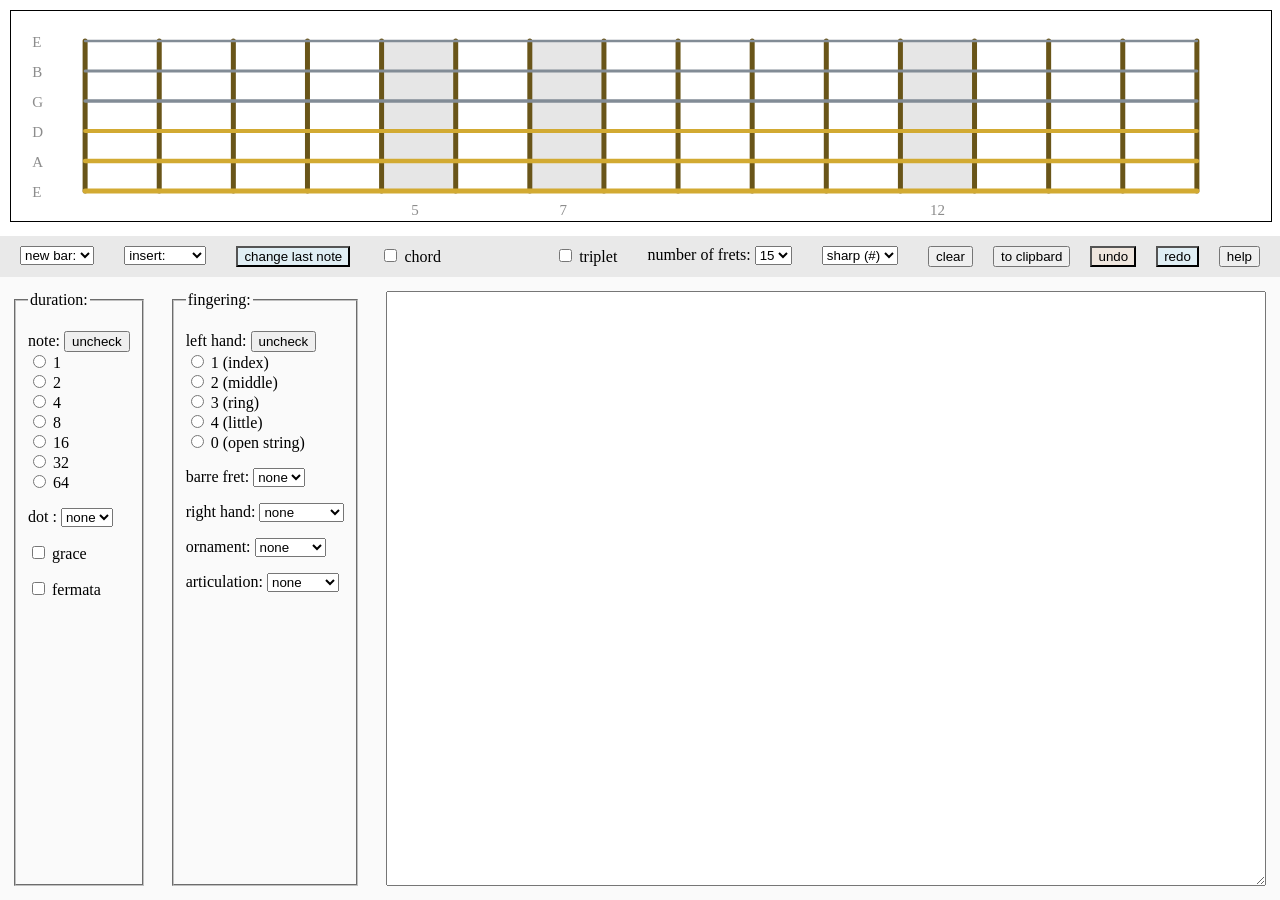
<file: index.html>
<!DOCTYPE html>
<html lang="en">
<head>
    <meta charset="UTF-8">
    <title>LilyMaG - Lilypond Maker for Guitar</title>
    <link rel="stylesheet" href="lilymag.css">
    <script src="lilymag.js"></script>
</head>
<body>
    <div id="frettboard">
        <canvas id="canvas"></canvas>
    </div>
    <div id="toolbar">
        <span class="toolbar_item">
            <select id="new_bar" onchange="insertNewBar()">
                <option value="none" selected>new bar:</option>
                <option id="opt_one_voice" value="1">1 voice</option>
                <option id="opt_two_voices" value="2">2 voices</option>
            </select>
        </span>
        <span class="toolbar_item">
            <select id="insert" onchange="insertElement()">
                <option value="none" selected>insert:</option>
                <hr>
                <option id="opt_rest" value="r" title="rest">rest</option>
                <option id="opt_duration" value="d" title="duration">duration</option>
                <option id="opt_space" value="s" title="invisible rest">spacer</option>
                <hr>
                <option id="opt_tie" value="~">tie ~</option>
                <option id="opt_slur_start" value="(">slur start (</option>
                <option id="opt_slur_end" value=")">slur end )</option>
                <option id="opt_glissando" value="\glissando">glissando</option>
                <hr>
                <option id="opt_lily" value="lily">lilypond</option>
                <option id="opt_zigzag" value="zigzag">zigzag</option>
            </select>
        </span>
        <span class="toolbar_item">
            <button id="btn_change_last" onclick="changeLastNote()">change last note</button>
        </span>
        <span class="toolbar_item" id="chord_span">
            <input type="checkbox" id="chb_chord" onclick="chordOnOff()">
            <label for="chb_chord" id="lbl_chord">chord</label>
            <input type="checkbox" id="chb_arpeggio">
            <label for="chb_arpeggio" id="lbl_arpeggio">arpeggio</label>
        </span>
        <span class="toolbar_item" id="triplet_span">
            <input type="checkbox" id="chb_triplet" onclick="tripletOnOff()">
            <label for="chb_triplet" id="lbl_triplet">triplet</label>
        </span>
        <span class="toolbar_item">
            <label for="number_of_frets">number of frets:</label>
            <select id="number_of_frets" onchange="changeFrets()">
                <option value="12">12</option>
                <option value="13">13</option>
                <option value="14">14</option>
                <option value="15">15</option>
                <option value="16">16</option>
                <option value="17">17</option>
                <option value="18">18</option>
                <option value="19">19</option>
                <option value="20">20</option>
                <option value="21">21</option>
                <option value="22">22</option>
                <option value="23">23</option>
                <option value="24">24</option>
                <option value="25">25</option>
            </select>
        </span>
        <span class="toolbar_item">
            <select id="sharp_or_flat">
                <option value="sharp">sharp (#)</option>
                <option value="flat">flat (b)</option>
            </select>
        </span>
        <button id="btn_clear" onclick="clearAll()">clear</button>
        <button id="btn_to_clipboard" onclick="toClipboard()">to clipbard</button>
        <button id="btn_undo" onclick="undo()">undo</button>
        <button id="btn_redo" onclick="redo()">redo</button>
        <button id="btn_help" onclick="goToHelpPage()">help</button>
    </div>
    <div id="bottom">
        <fieldset class="button_column">
            <legend>duration:</legend>
            <div>
                <div>
                    note: <span><button id="btn_uncheck_all_durations" onclick="uncheckAllDurations()">uncheck</button></span>
                </div>
                <div>
                    <input type="radio" id="rdb_1" name="duration" value="1">
                    <label for="rdb_1">1</label>
                </div>
                <div>
                    <input type="radio" id="rdb_2" name="duration" value="2">
                    <label for="rdb_2">2</label>
                </div>
                <div>
                    <input type="radio" id="rdb_4" name="duration" value="4">
                    <label for="rdb_4">4</label>
                </div>
                <div>
                    <input type="radio" id="rdb_8" name="duration" value="8">
                    <label for="rdb_8">8</label>
                </div>
                <div>
                    <input type="radio" id="rdb_16" name="duration" value="16">
                    <label for="rdb_16">16</label>
                </div>
                <div>
                    <input type="radio" id="rdb_32" name="duration" value="32">
                    <label for="rdb_32">32</label>
                </div>
                <div>
                    <input type="radio" id="rdb_64" name="duration" value="64">
                    <label for="rdb_64">64</label>
                </div>
                <!-- <div>
                    <button id="btn_uncheck_all_durations" onclick="uncheckAllDurations()">uncheck</button>
                </div> -->
            </div>
            <div>
                <label for="dot"> dot : </label>
                <select id="dot">
                    <option value="none">none</option>
                    <option value=".">1.</option>
                    <option value="..">2..</option>
                    <option value="...">3...</option>
                    <option value="....">4....</option>
                </select>
            </div>
            <div title="acciaccatura (grace note)">
                <input type="checkbox" id="chb_grace">
                <label for="chb_grace" id="lbl_grace">grace</label>
            </div>
            <div>
                <input type="checkbox" id="chb_fermata">
                <label for="chb_fermata">fermata</label>
            </div>
        </fieldset>
        <fieldset class="button_column">
            <legend>fingering:</legend>
            <div>
                <div>
                    left hand: <span><button id="btn_uncheck_all_left_fingers" onclick="uncheckAllLeftFingers()">uncheck</button></span>
                </div>
                <div>
                    <input type="radio" id="lf_1" name="lfinger" value="1">
                    <label for="lf_1">1 (index)</label>
                </div>
                <div>
                    <input type="radio" id="lf_2" name="lfinger" value="2">
                    <label for="lf_2">2 (middle)</label>
                </div>
                <div>
                    <input type="radio" id="lf_3" name="lfinger" value="3">
                    <label for="lf_3">3 (ring)</label>
                </div>
                <div>
                    <input type="radio" id="lf_4" name="lfinger" value="4">
                    <label for="lf_4">4 (little)</label>
                </div>
                <div>
                    <input type="radio" id="lf_0" name="lfinger" value="0">
                    <label for="lf_0">0 (open string)</label>
                </div>
                <!-- <div>
                    <button id="btn_uncheck_all_left_fingers" onclick="uncheckAllLeftFingers()">uncheck</button>
                </div> -->
            </div>
            <label for="barre">barre fret:</label>
            <select name="barre" id="barre">
                <option value="none">none</option>
                <option value="I">1</option>
                <option value="II">2</option>
                <option value="III">3</option>
                <option value="IV">4</option>
                <option value="V">5</option>
                <option value="VI">6</option>
                <option value="VII">7</option>
                <option value="VIII">8</option>
                <option value="IX">9</option>
                <option value="X">10</option>
            </select>
            <div>
                <label for="r_h_finger">right hand:</label>
                <select name="r_h_finger" id="r_h_finger">
                    <option value="none">none</option>
                    <option value="1">p (thumb)</option>
                    <option value="2">i (index)</option>
                    <option value="3">m (middle)</option>
                    <option value="4">a (ring)</option>
                    <option value="5">c (little)</option>
                </select>
            </div>
            <div>
                <label for="ornament">ornament:</label>
                <select name="ornament" id="ornament">
                    <option value="none">none</option>
                    <option value="trill">trill</option>
                    <option value="prall">prall</option>
                    <option value="mordent">mordent</option>
                    <option value="turn">turn</option>
                </select>
            </div>
            <div>
                <label for="articulation">articulation:</label>
                <select name="articulation" id="articulation">
                    <option value="none">none</option>
                    <option value="accent">accent</option>
                    <option value="marcato">marcato</option>
                    <option value="staccato">staccato</option>
                    <option value="tenuto">tenuto</option>
                </select>
            </div>
        </fieldset>
        <textarea id="editor" spellcheck="false"></textarea>
    </div>
</body>
</html>
</file>
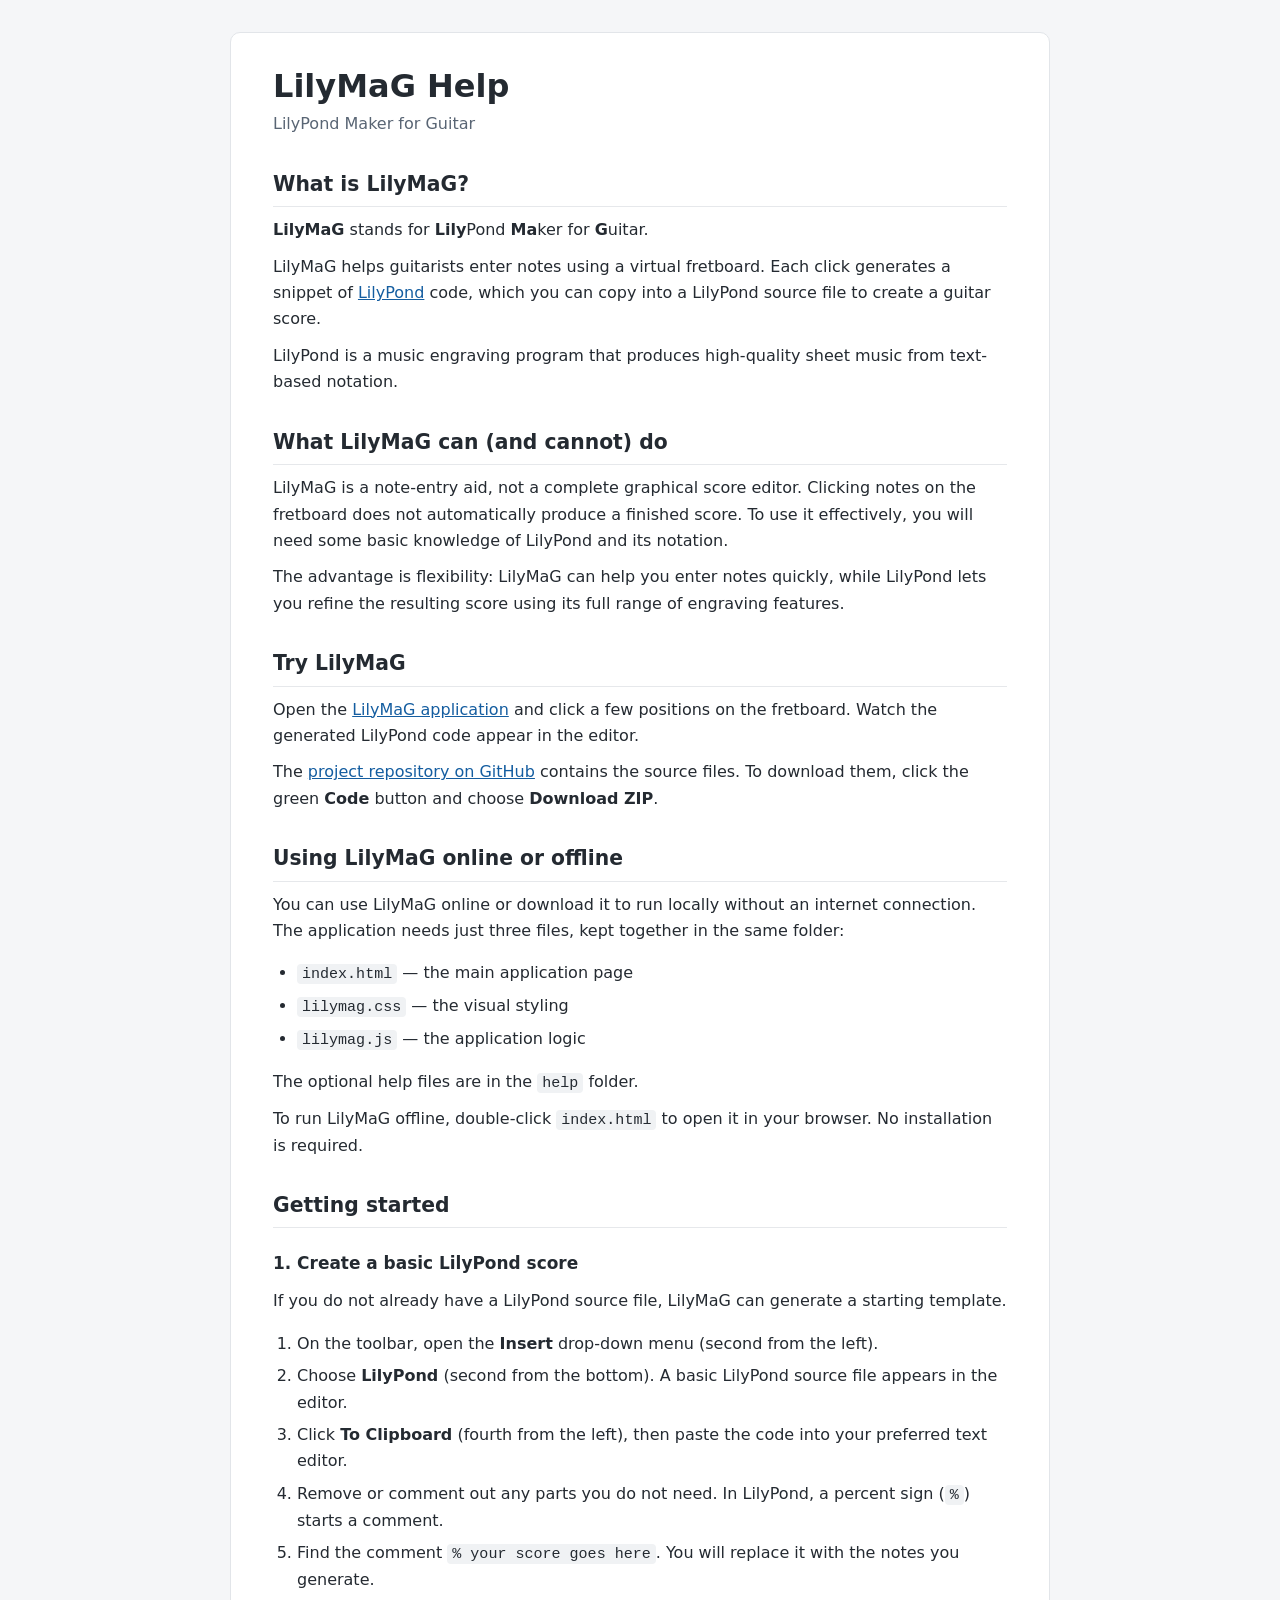
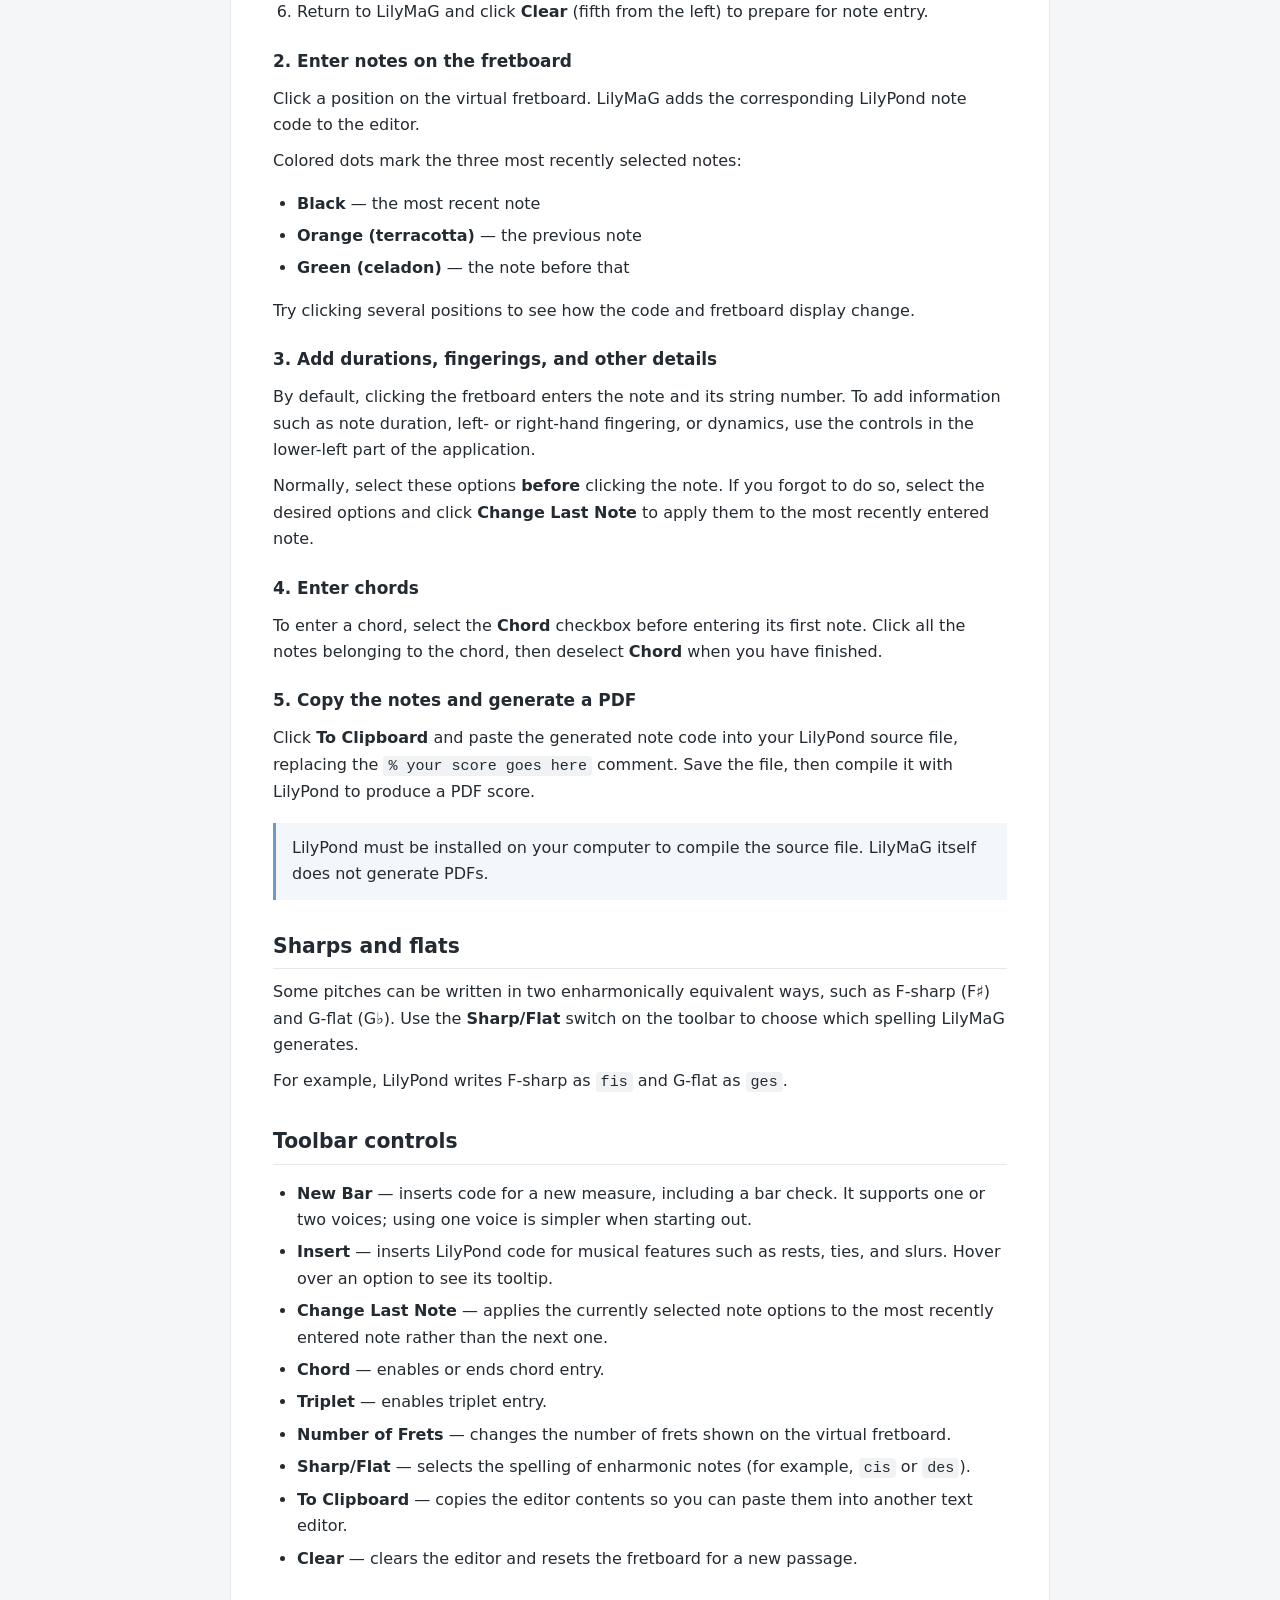
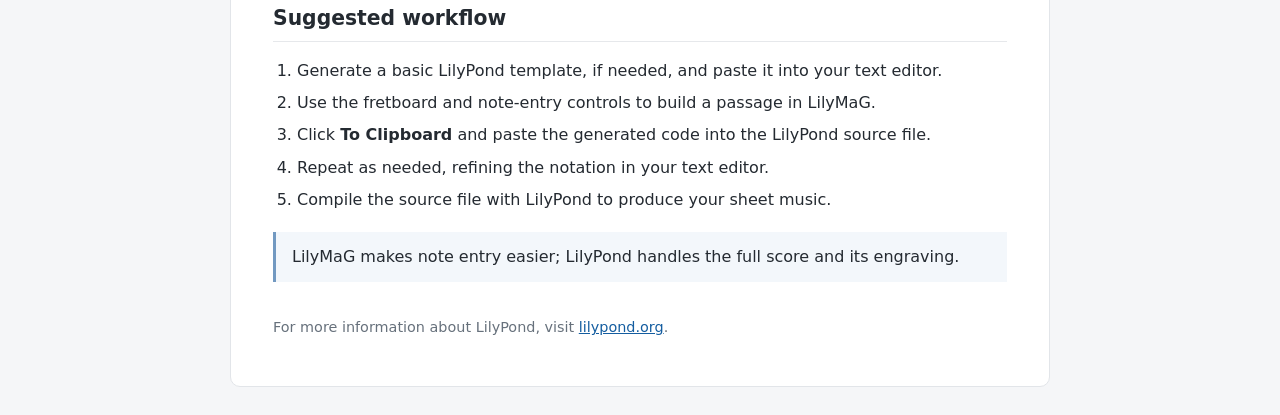
<file: help/index.html>
<!DOCTYPE html>
<html lang="en">

<head>
  <meta charset="UTF-8">
  <meta name="viewport" content="width=device-width, initial-scale=1">
  <title>LilyMaG Help — LilyPond Maker for Guitar</title>
  <style>
    :root {
      color-scheme: light;
    }

    * {
      box-sizing: border-box;
    }

    body {
      margin: 0;
      background: #f5f6f8;
      color: #242a31;
      font: 16px/1.65 system-ui, -apple-system, "Segoe UI", sans-serif;
    }

    main {
      max-width: 820px;
      margin: 32px auto;
      padding: 34px 42px 46px;
      background: #fff;
      border: 1px solid #e2e5e9;
      border-radius: 10px;
    }

    h1 {
      font-size: 2rem;
      line-height: 1.2;
      margin: 0 0 6px;
    }

    .subtitle {
      color: #596574;
      margin: 0 0 26px;
    }

    h2 {
      font-size: 1.27rem;
      margin: 30px 0 8px;
      padding-bottom: 5px;
      border-bottom: 1px solid #e6e8eb;
    }

    h3 {
      font-size: 1.06rem;
      margin: 22px 0 6px;
    }

    p {
      margin: 10px 0;
    }

    ul,
    ol {
      padding-left: 1.5rem;
    }

    li {
      margin: 6px 0;
    }

    a {
      color: #145da0;
    }

    a:hover {
      text-decoration: none;
    }

    code {
      background: #f0f2f4;
      border-radius: 4px;
      padding: 1px 5px;
      font-size: .94em;
    }

    .note {
      background: #f3f7fb;
      border-left: 3px solid #7299c1;
      padding: 12px 16px;
      margin: 18px 0;
    }

    footer {
      margin-top: 34px;
      color: #67717c;
      font-size: .9rem;
    }

    @media (max-width: 700px) {
      main {
        margin: 0;
        padding: 24px 20px 36px;
        border: 0;
        border-radius: 0;
      }

      h1 {
        font-size: 1.7rem;
      }
    }
  </style>
</head>

<body>
  <main>
    <header>
      <h1>LilyMaG Help</h1>
      <p class="subtitle">LilyPond Maker for Guitar</p>
    </header>

    <section>
      <h2>What is LilyMaG?</h2>
      <p><strong>LilyMaG</strong> stands for <strong>Lily</strong>Pond <strong>Ma</strong>ker for
        <strong>G</strong>uitar.</p>
      <p>LilyMaG helps guitarists enter notes using a virtual fretboard. Each click generates a snippet of <a
          href="https://lilypond.org/">LilyPond</a> code, which you can copy into a LilyPond source file to create a
        guitar score.</p>
      <p>LilyPond is a music engraving program that produces high-quality sheet music from text-based notation.</p>
    </section>

    <section>
      <h2>What LilyMaG can (and cannot) do</h2>
      <p>LilyMaG is a note-entry aid, not a complete graphical score editor. Clicking notes on the fretboard does not
        automatically produce a finished score. To use it effectively, you will need some basic knowledge of LilyPond
        and its notation.</p>
      <p>The advantage is flexibility: LilyMaG can help you enter notes quickly, while LilyPond lets you refine the
        resulting score using its full range of engraving features.</p>
    </section>

    <section>
      <h2>Try LilyMaG</h2>
      <p>Open the <a href="https://matadin.github.io/lilymag/">LilyMaG application</a> and click a few positions on the
        fretboard. Watch the generated LilyPond code appear in the editor.</p>
      <p>The <a href="https://github.com/matadin/lilymag">project repository on GitHub</a> contains the source files. To
        download them, click the green <strong>Code</strong> button and choose <strong>Download ZIP</strong>.</p>
    </section>

    <section>
      <h2>Using LilyMaG online or offline</h2>
      <p>You can use LilyMaG online or download it to run locally without an internet connection. The application needs
        just three files, kept together in the same folder:</p>
      <ul>
        <li><code>index.html</code> — the main application page</li>
        <li><code>lilymag.css</code> — the visual styling</li>
        <li><code>lilymag.js</code> — the application logic</li>
      </ul>
      <p>The optional help files are in the <code>help</code> folder.</p>
      <p>To run LilyMaG offline, double-click <code>index.html</code> to open it in your browser. No installation is
        required.</p>
    </section>

    <section>
      <h2>Getting started</h2>
      <h3>1. Create a basic LilyPond score</h3>
      <p>If you do not already have a LilyPond source file, LilyMaG can generate a starting template.</p>
      <ol>
        <li>On the toolbar, open the <strong>Insert</strong> drop-down menu (second from the left).</li>
        <li>Choose <strong>LilyPond</strong> (second from the bottom). A basic LilyPond source file
          appears in the editor.</li>
        <li>Click <strong>To Clipboard</strong> (fourth from the left), then paste the code into your preferred text
          editor.</li>
        <li>Remove or comment out any parts you do not need. In LilyPond, a percent sign (<code>%</code>) starts a
          comment.</li>
        <li>Find the comment <code>% your score goes here</code>. You will replace it with the notes you generate.</li>
        <li>Return to LilyMaG and click <strong>Clear</strong> (fifth from the left) to prepare for note entry.</li>
      </ol>

      <h3>2. Enter notes on the fretboard</h3>
      <p>Click a position on the virtual fretboard. LilyMaG adds the corresponding LilyPond note code to the editor.</p>
      <p>Colored dots mark the three most recently selected notes:</p>
      <ul>
        <li><strong>Black</strong> — the most recent note</li>
        <li><strong>Orange (terracotta)</strong> — the previous note</li>
        <li><strong>Green (celadon)</strong> — the note before that</li>
      </ul>
      <p>Try clicking several positions to see how the code and fretboard display change.</p>

      <h3>3. Add durations, fingerings, and other details</h3>
      <p>By default, clicking the fretboard enters the note and its string number. To add information such as note
        duration, left- or right-hand fingering, or dynamics, use the controls in the lower-left part of the
        application.</p>
      <p>Normally, select these options <strong>before</strong> clicking the note. If you forgot to do so, select the
        desired options and click <strong>Change Last Note</strong> to apply them to the most recently entered note.</p>

      <h3>4. Enter chords</h3>
      <p>To enter a chord, select the <strong>Chord</strong> checkbox before entering its first note. Click all the
        notes belonging to the chord, then deselect <strong>Chord</strong> when you have finished.</p>

      <h3>5. Copy the notes and generate a PDF</h3>
      <p>Click <strong>To Clipboard</strong> and paste the generated note code into your LilyPond source file, replacing
        the <code>% your score goes here</code> comment. Save the file, then compile it with LilyPond to produce a PDF
        score.</p>
      <p class="note">LilyPond must be installed on your computer to compile the source file. LilyMaG itself does not
        generate PDFs.</p>
    </section>

    <section>
      <h2>Sharps and flats</h2>
      <p>Some pitches can be written in two enharmonically equivalent ways, such as F-sharp (F♯) and G-flat (G♭). Use
        the <strong>Sharp/Flat</strong> switch on the toolbar to choose which spelling LilyMaG generates.</p>
      <p>For example, LilyPond writes F-sharp as <code>fis</code> and G-flat as <code>ges</code>.</p>
    </section>

    <section>
      <h2>Toolbar controls</h2>
      <ul>
        <li><strong>New Bar</strong> — inserts code for a new measure, including a bar check. It supports one or two
          voices; using one voice is simpler when starting out.</li>
        <li><strong>Insert</strong> — inserts LilyPond code for musical features such as rests, ties, and slurs. Hover
          over an option to see its tooltip.</li>
        <li><strong>Change Last Note</strong> — applies the currently selected note options to the most recently entered
          note rather than the next one.</li>
        <li><strong>Chord</strong> — enables or ends chord entry.</li>
        <li><strong>Triplet</strong> — enables triplet entry.</li>
        <li><strong>Number of Frets</strong> — changes the number of frets shown on the virtual fretboard.</li>
        <li><strong>Sharp/Flat</strong> — selects the spelling of enharmonic notes (for example, <code>cis</code> or
          <code>des</code>).</li>
        <li><strong>To Clipboard</strong> — copies the editor contents so you can paste them into another text editor.
        </li>
        <li><strong>Clear</strong> — clears the editor and resets the fretboard for a new passage.</li>
      </ul>
    </section>

    <section>
      <h2>Suggested workflow</h2>
      <ol>
        <li>Generate a basic LilyPond template, if needed, and paste it into your text editor.</li>
        <li>Use the fretboard and note-entry controls to build a passage in LilyMaG.</li>
        <li>Click <strong>To Clipboard</strong> and paste the generated code into the LilyPond source file.</li>
        <li>Repeat as needed, refining the notation in your text editor.</li>
        <li>Compile the source file with LilyPond to produce your sheet music.</li>
      </ol>
      <p class="note">LilyMaG makes note entry easier; LilyPond handles the full score and its engraving.</p>
    </section>

    <footer>For more information about LilyPond, visit <a href="https://lilypond.org/">lilypond.org</a>.</footer>
  </main>
</body>

</html>
</file>
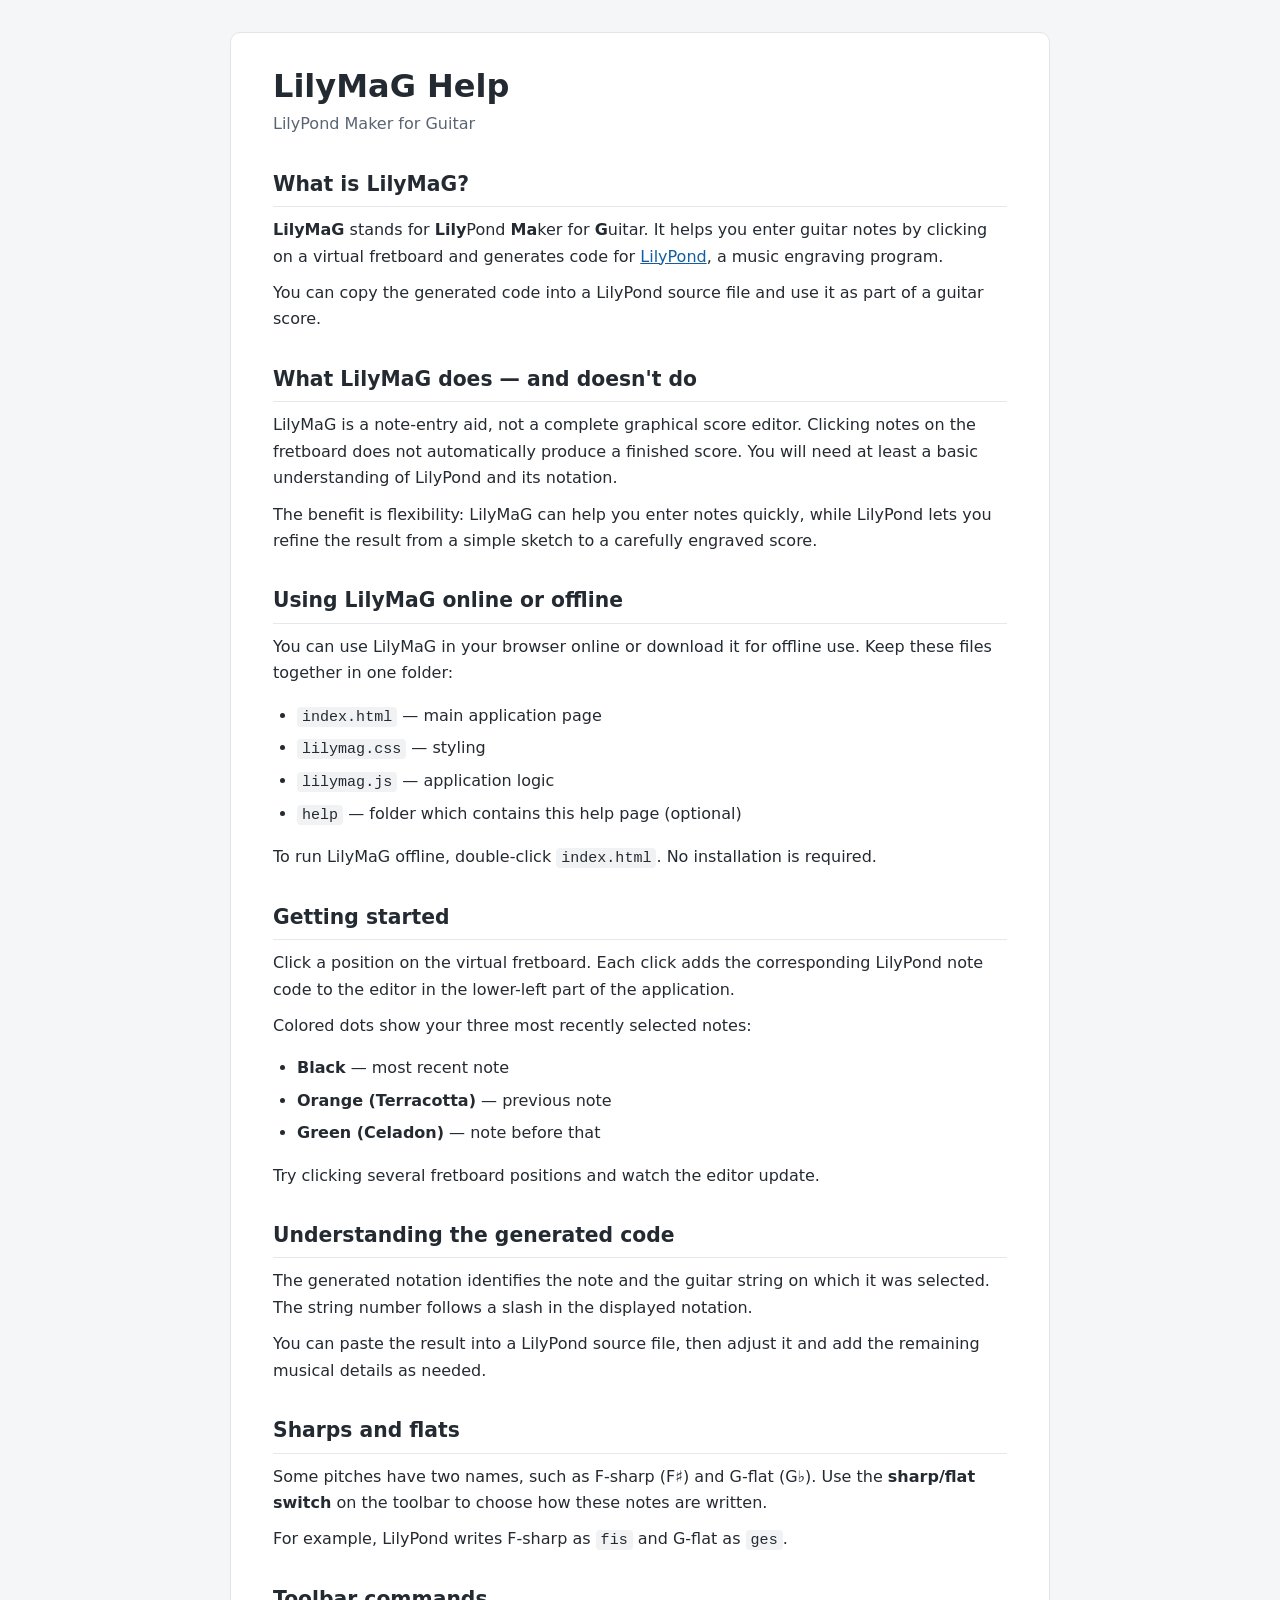
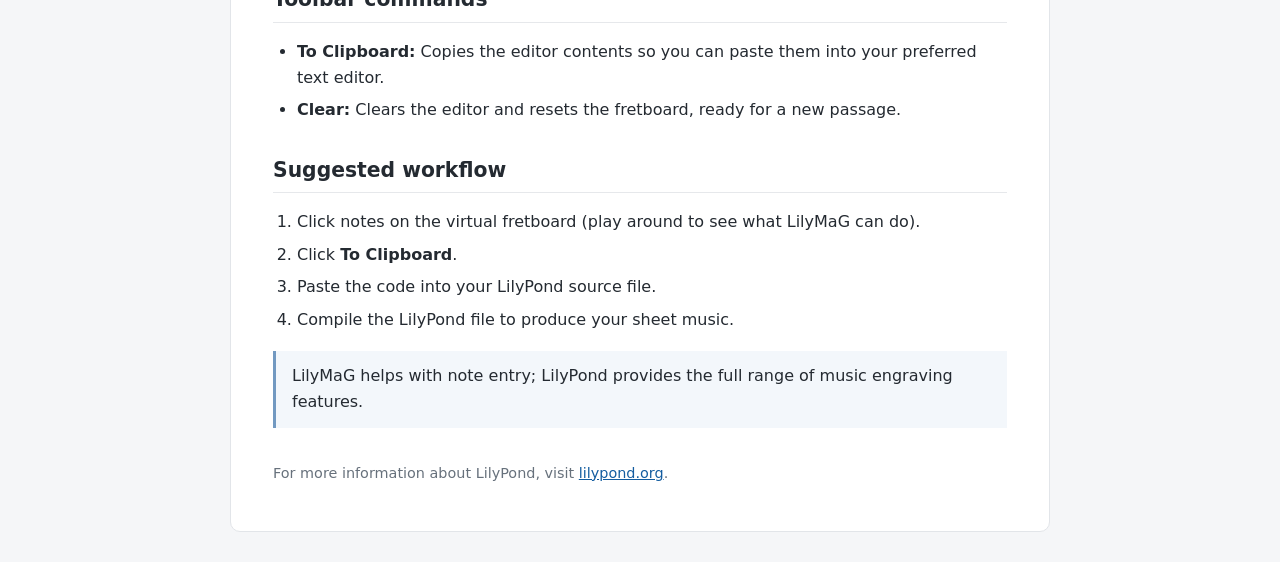
<file: help/lilymag_help.html>
<!DOCTYPE html>
<html lang="en">

<head>
  <meta charset="UTF-8">
  <meta name="viewport" content="width=device-width, initial-scale=1">
  <title>LilyMaG Help</title>
  <style>
    :root {
      color-scheme: light;
    }

    * {
      box-sizing: border-box;
    }

    body {
      margin: 0;
      background: #f5f6f8;
      color: #242a31;
      font: 16px/1.65 system-ui, -apple-system, "Segoe UI", sans-serif;
    }

    main {
      max-width: 820px;
      margin: 32px auto;
      padding: 34px 42px 46px;
      background: #fff;
      border: 1px solid #e2e5e9;
      border-radius: 10px;
    }

    h1 {
      font-size: 2rem;
      line-height: 1.2;
      margin: 0 0 6px;
    }

    .subtitle {
      color: #596574;
      margin: 0 0 26px;
    }

    h2 {
      font-size: 1.27rem;
      margin: 30px 0 8px;
      padding-bottom: 5px;
      border-bottom: 1px solid #e6e8eb;
    }

    p {
      margin: 10px 0;
    }

    ul,
    ol {
      padding-left: 1.5rem;
    }

    li {
      margin: 6px 0;
    }

    a {
      color: #145da0;
    }

    a:hover {
      text-decoration: none;
    }

    code {
      background: #f0f2f4;
      border-radius: 4px;
      padding: 1px 5px;
      font-size: .94em;
    }

    .note {
      background: #f3f7fb;
      border-left: 3px solid #7299c1;
      padding: 12px 16px;
      margin: 18px 0;
    }

    footer {
      margin-top: 34px;
      color: #67717c;
      font-size: .9rem;
    }

    @media (max-width: 700px) {
      main {
        margin: 0;
        padding: 24px 20px 36px;
        border: 0;
        border-radius: 0;
      }

      h1 {
        font-size: 1.7rem;
      }
    }
  </style>
</head>

<body>
  <main>
    <header>
      <h1>LilyMaG Help</h1>
      <p class="subtitle">LilyPond Maker for Guitar</p>
    </header>

    <section>
      <h2>What is LilyMaG?</h2>
      <p><strong>LilyMaG</strong> stands for <strong>Lily</strong>Pond <strong>Ma</strong>ker for
        <strong>G</strong>uitar.
        It helps you enter guitar notes by clicking on a virtual fretboard and generates code for <a
          href="https://lilypond.org/" target="_blank" rel="noopener noreferrer">LilyPond</a>, a music engraving
        program.
      </p>
      <p>You can copy the generated code into a LilyPond source file and use it as part of a guitar score.</p>
    </section>

    <section>
      <h2>What LilyMaG does — and doesn't do</h2>
      <p>LilyMaG is a note-entry aid, not a complete graphical score editor. Clicking notes on the fretboard does not
        automatically produce a finished score. You will need at least a basic understanding of LilyPond and its
        notation.</p>
      <p>The benefit is flexibility: LilyMaG can help you enter notes quickly, while LilyPond lets you refine the result 
        from a simple sketch to a carefully engraved score.</p>
    </section>

    <section>
      <h2>Using LilyMaG online or offline</h2>
      <p>You can use LilyMaG in your browser online or download it for offline use. Keep these files together in one
        folder:</p>
      <ul>
        <li><code>index.html</code> — main application page</li>
        <li><code>lilymag.css</code> — styling</li>
        <li><code>lilymag.js</code> — application logic</li>
        <li><code>help</code> — folder which contains this help page (optional)</li>
      </ul>
      <p>To run LilyMaG offline, double-click <code>index.html</code>. No installation is required.</p>
    </section>

    <section>
      <h2>Getting started</h2>
      <p>Click a position on the virtual fretboard. Each click adds the corresponding LilyPond note code to the editor
        in the lower-left part of the application.</p>
      <p>Colored dots show your three most recently selected notes:</p>
      <ul>
        <li><strong>Black</strong> — most recent note</li>
        <li><strong>Orange (Terracotta)</strong> — previous note</li>
        <li><strong>Green (Celadon)</strong> — note before that</li>
      </ul>
      <p>Try clicking several fretboard positions and watch the editor update.</p>
    </section>

    <section>
      <h2>Understanding the generated code</h2>
      <p>The generated notation identifies the note and the guitar string on which it was selected. The string number
        follows a slash in the displayed notation.</p>
      <p>You can paste the result into a LilyPond source file, then adjust it and add the remaining musical details as
        needed.</p>
    </section>

    <section>
      <h2>Sharps and flats</h2>
      <p>Some pitches have two names, such as F-sharp (F♯) and G-flat (G♭). Use the <strong>sharp/flat switch</strong>
        on the toolbar to choose how these notes are written.</p>
      <p>For example, LilyPond writes F-sharp as <code>fis</code> and G-flat as <code>ges</code>.</p>
    </section>

    <section>
      <h2>Toolbar commands</h2>
      <ul>
        <li><strong>To Clipboard:</strong> Copies the editor contents so you can paste them into your preferred text
          editor.</li>
        <li><strong>Clear:</strong> Clears the editor and resets the fretboard, ready for a new passage.</li>
      </ul>
    </section>

    <section>
      <h2>Suggested workflow</h2>
      <ol>
        <li>Click notes on the virtual fretboard (play around to see what LilyMaG can do).</li>
        <li>Click <strong>To Clipboard</strong>.</li>
        <li>Paste the code into your LilyPond source file.</li>
        <li>Compile the LilyPond file to produce your sheet music.</li>
      </ol>
      <p class="note">LilyMaG helps with note entry; LilyPond provides the full range of music engraving features.</p>
    </section>

    <footer>For more information about LilyPond, visit <a href="https://lilypond.org/">lilypond.org</a>.</footer>
  </main>
</body>

</html>
</file>
<file: lilymag.css>
* {
    box-sizing: border-box;
}

html,
body {
    height: 100%;
    display: flex;
    flex-flow: column;
    margin: 0;
}

#canvas {
    border: 1px solid #000000;
}

#frettboard {
    background-color: #ffffff;
    padding: 10px;
    text-align: center;
}

#toolbar {
    background-color: #e9e9e9;
    padding: 10px;
    display: flex;
}

.toolbar_item {
    flex-grow: 100;
}

#toolbar>* {
    margin-left: 10px;
    margin-right: 10px;
}

#btn_change_last {
    background-color: rgb(224, 238, 244);
}

#btn_undo {
    background-color: rgb(239, 230, 222);
}

#btn_redo {
    background-color: rgb(224, 238, 244);
}

/* buttons and editor: */

#bottom {
    display: flex;
    background-color: rgb(250, 250, 250);
    flex: 1 1 auto;
}

#bottom>* {
    margin: 14px;
}

#editor {
    flex-grow: 100;
    font-size: 18px;
    color: #000000;
}

.button_column>* {
    margin-bottom: 16px;
}
</file>
